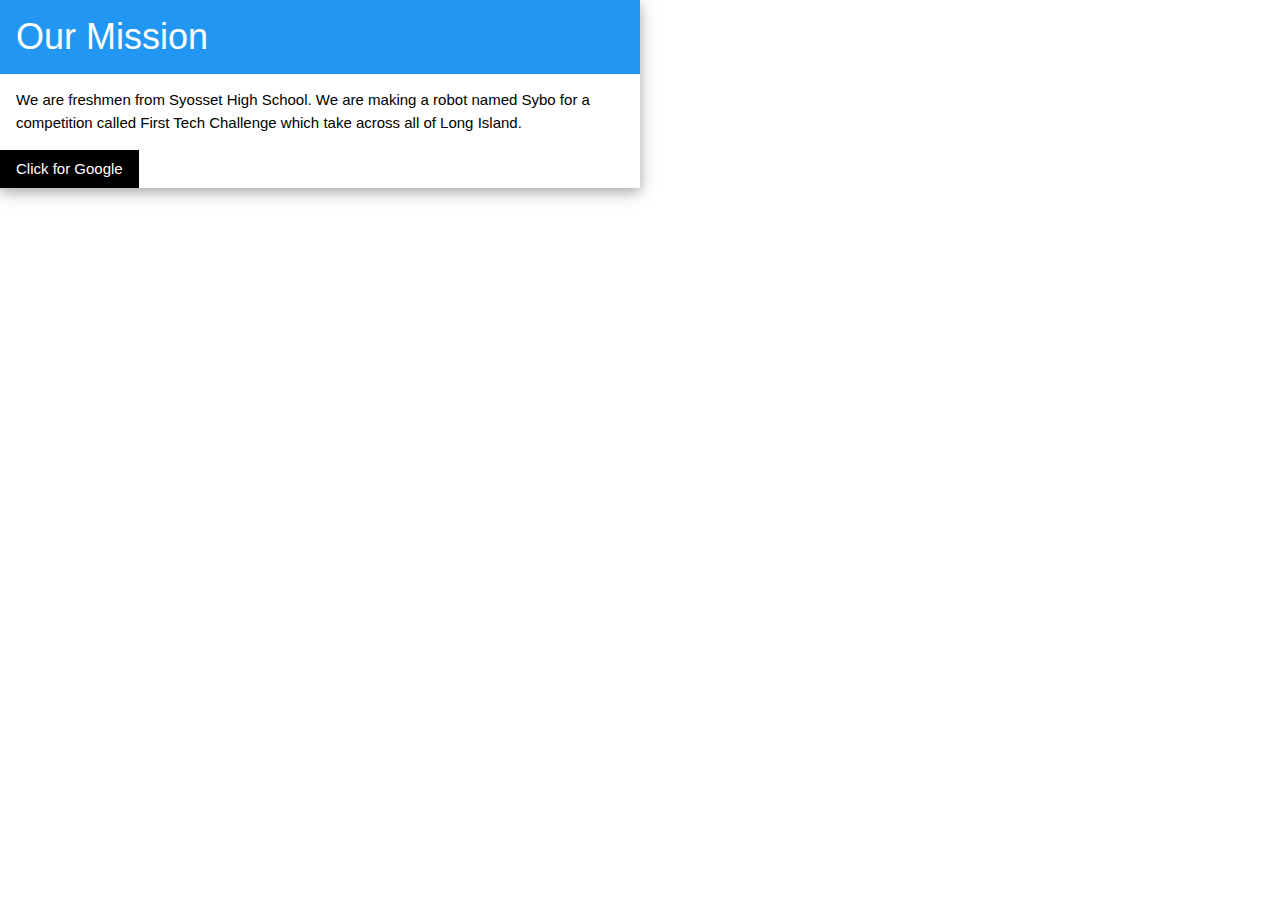
<file: World1/booot.html>
<!DOCTYPE html>
<html lang="en">
<head>
    <meta charset="UTF-8">
    <title>Title</title>
    <link rel="stylesheet" href="https://www.w3schools.com/w3css/4/w3.css">
</head>
<body>
<div class="w3-card-4" style="width:50%;">
    <header class="w3-container w3-blue">
        <h1>Our Mission</h1>
    </header>

    <div class="w3-container">
        <p>We are freshmen from Syosset High School. We are making a robot named Sybo for a competition called First Tech Challenge which take across all of Long Island. </p>
    </div>

    <a href="https://www.google.com" class="w3-btn w3-black">Click for Google</a>

</div>
</body>
</html>
</file>
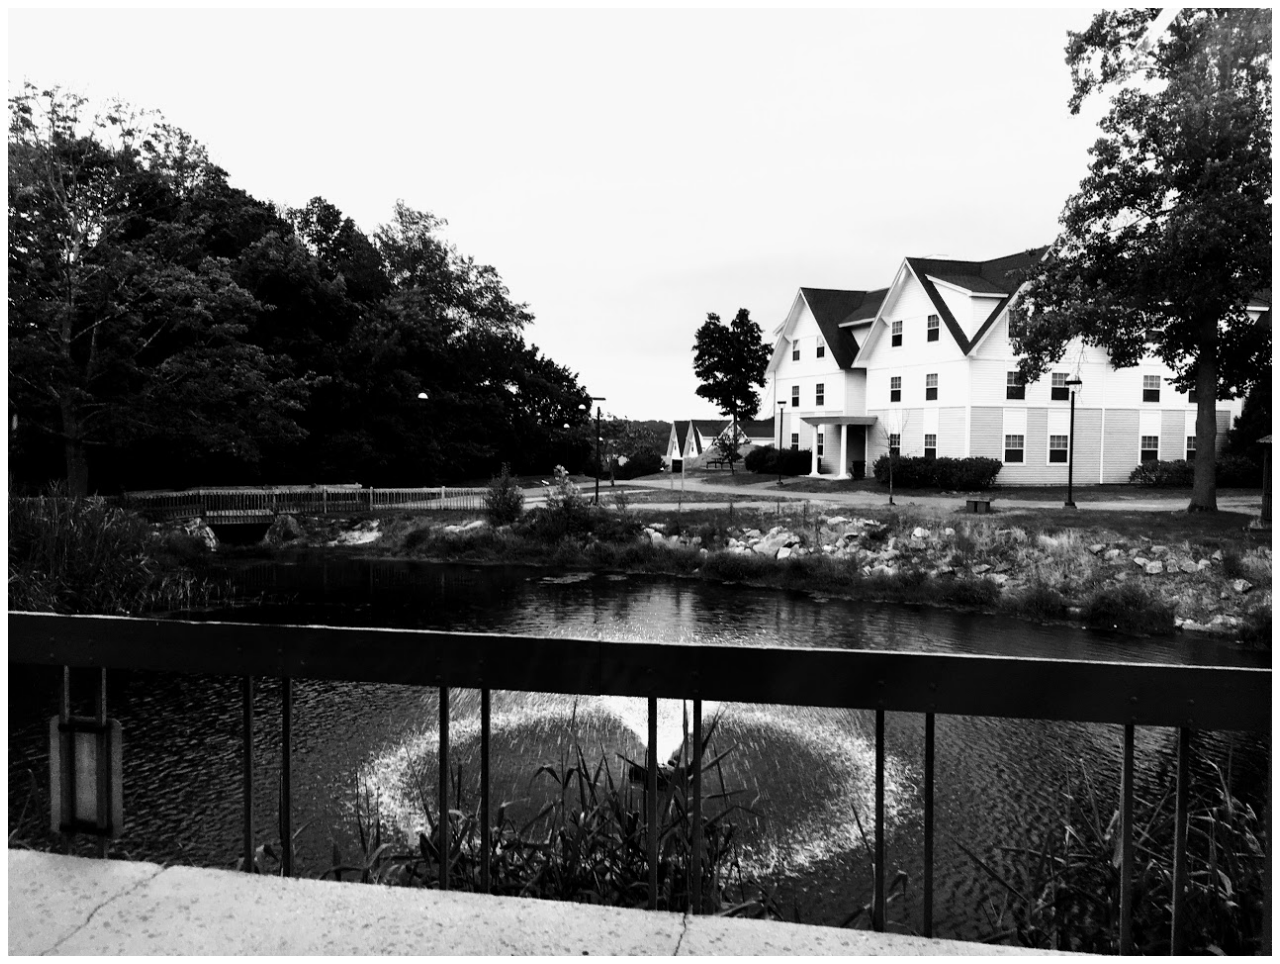
<file: World1/carousel 2.html>
<!DOCTYPE html>
<html lang="en">
<head>
    <meta charset="UTF-8">
    <title>Carousel 2.0</title>
    <style>
        @keyframes slider {

            0% {
                left: 0;
            }

            16.666666666% {
                left: 0;
            }

            20% {
                left: -100%;
            }

            36.66666666% {
                left: -100%;

            }

            40% {
                left: -200%;

            }

            56.666666666% {
                left: -200%;
            }

            60% {
                left: -300%;
            }

            76.666666666% {
                left: -300%;
            }

            80% {
                left: -400%;

            }
            96.6666666% {
                left: -400%;

            }
            100% {
                left: -500%;

            } }

        #slider {
            overflow: hidden;
            max-width: 2000px;
            max-height: 75%;

        }

        #slider figure img{
                    width: 20%;
            float: left;

        }

        #slider figure{
            position: relative;
            width: 500%;
            margin: 0;
            left: 0;
            text-align: left;
            font-size: 0;
            animation: 15s slider infinite;
        }
    </style>
</head>
<body>
<center>
    <div id="doc">
    <div id="content">
        <div id="slider">
  <figure>
    <img src="img/main1.jpg">
    <img src="img/main2.JPG">
    <img src="img/main3.JPG">
</figure>
</div>
    </div>
    </div>
</center>
</body>
</html>
</file>
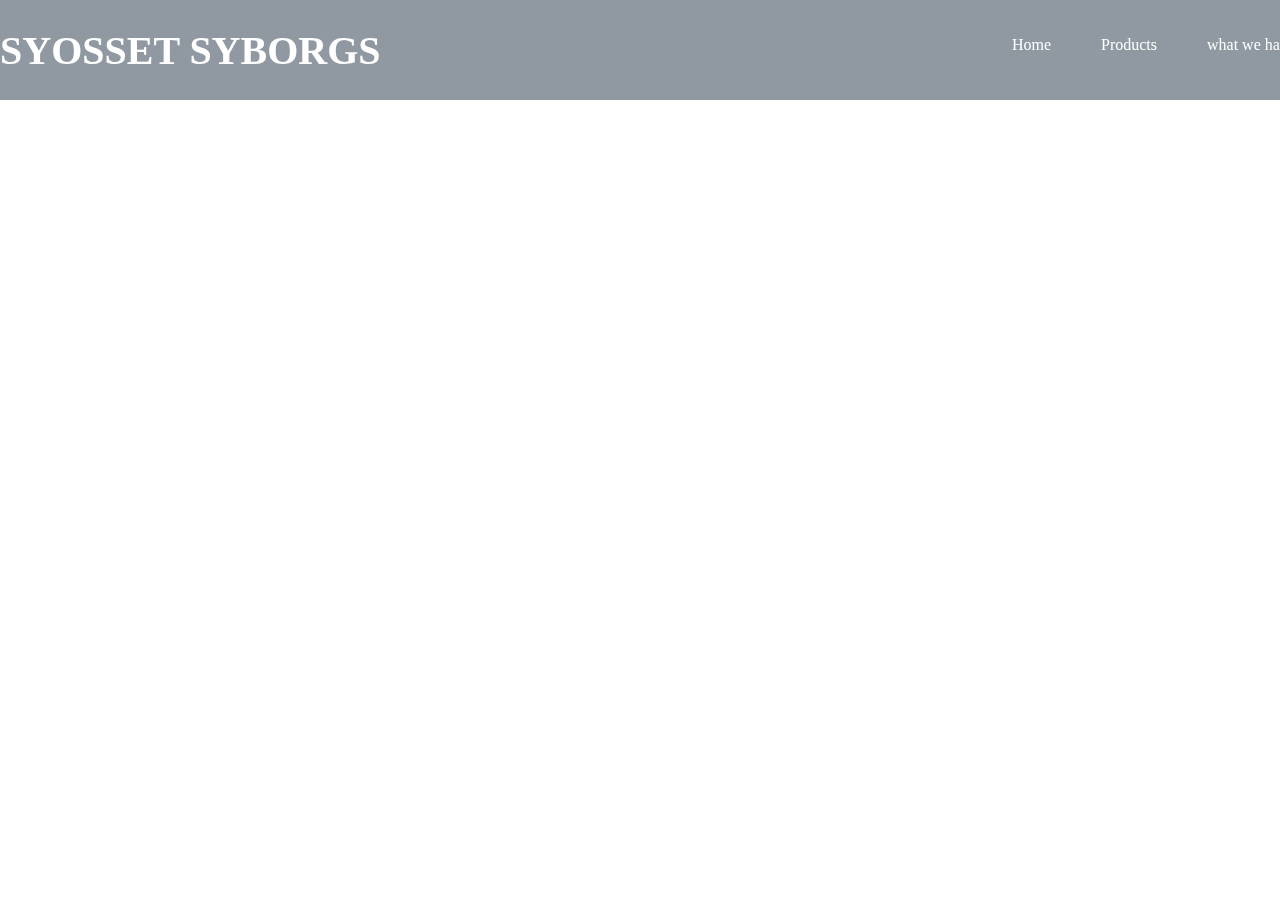
<file: World1/header.html>
<!DOCTYPE html>
<html lang="en">
<head>
    <meta charset="UTF-8">
    <title>header.net</title>
    <style>
#nah{
    width: 100%;
    margin: auto;
}
.container{
    width: 1500px;
    margin: 0 auto;
}
.header{
    width: 100%;
    height: 100px;
    background: #9099A2;
    position: fixed;
    top: 0;
    left: 0;
    z-index: 99999;
}

a{
  text-decoration: none;
    color: white;
}

li{
    list-style: none;
    float: left;
    margin-left: 50px;
    padding-top: 20px;
    font-family: Verdana;
}

.nav{
    float: right;
}

.header .logo {
    float: left;
    font-family: Verdana;
    text-transform: uppercase;
    font-size: 20px;
}

li a:hover{
    background-color: #111;
    height: 100%;
    width: 50px;
}

    </style>
</head>
<body id="nah">
<div class="header">
    <div class="container">
        <div class="logo">
            <h1><a href="#">syosset syborgs</a> </h1>
        </div>
        <div class="nav">
            <ul>
                <li><a href="http://localhost:63342/World1/index.html?_ijt=sskn0s2avbnahuk6gij80sr5bh">Home</a></li>
                <li><a href="http://localhost:63342/World1/products.html?_ijt=ejb8uiqamb5aj6c0q1rq03qem6">Products</a></li>
                <li><a href="">what we have done so far </a></li>
                <li><a href="">asdfasdfasdf</a></li>
            </ul>
        </div>
    </div>
</div>

<div class="container">
<div class="content">


</div>
</div>







</body>
</html>
</file>
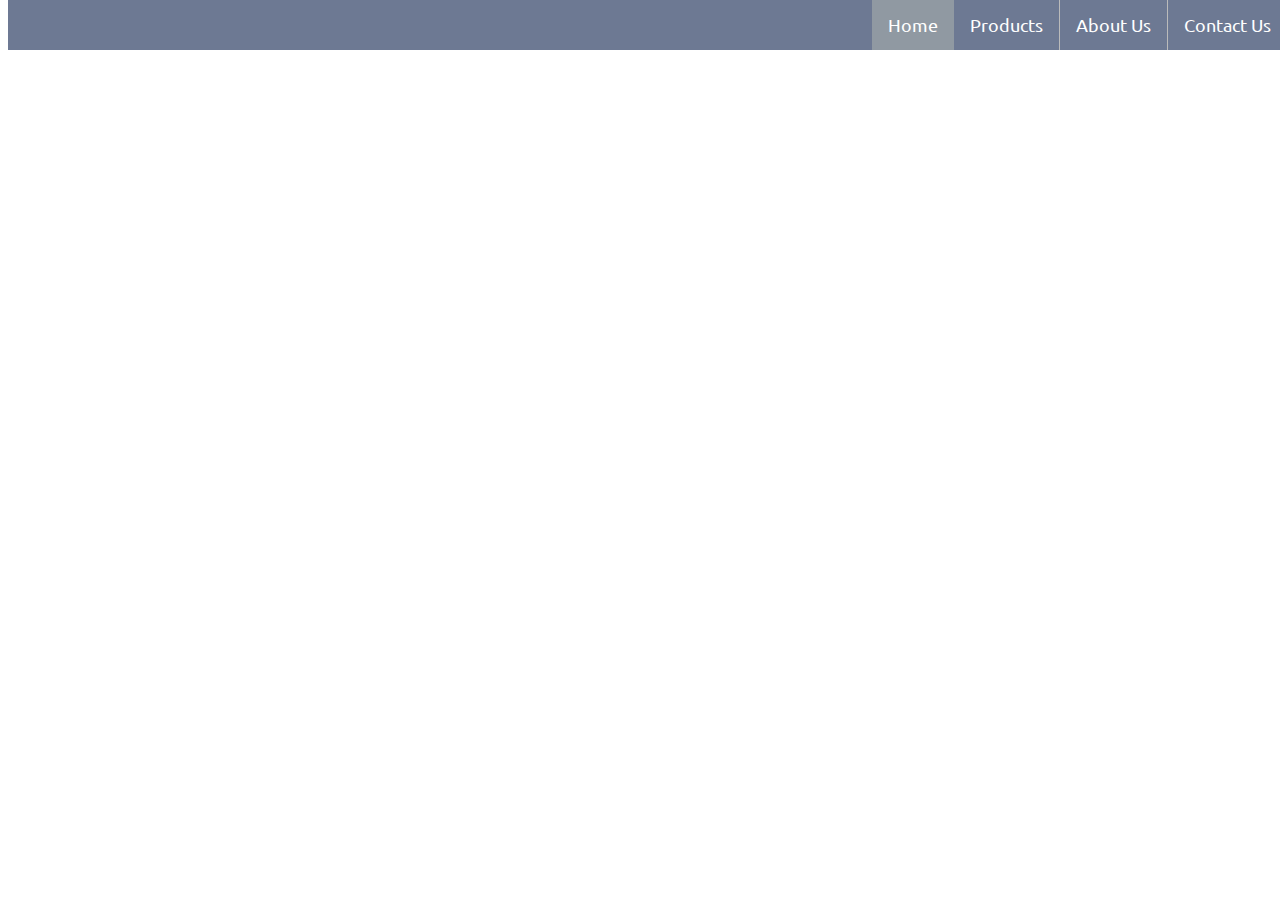
<file: World1/header2.0.html>
<!DOCTYPE html>
<html lang="en">
<head>
    <meta charset="UTF-8">
    <title>header2</title>
    <link rel="stylesheet" type="text/css" href="http://fonts.googleapis.com/css?family=Ubuntu">
    <style>
    ul{
        list-style-type: none;
        margin: 0;
        padding: 0;
        overflow: hidden;
        background-color: #6D7993;
        position: absolute;
        top: 0;
        max-width: 2000px;
        max-height: 100%;
        width: 100%;
        font-family: 'Ubuntu', Serif;
        font-size: large;
    }

        li{
            border-right: 1px solid #bbb;
            float: right;
        }

        li:last-child{
            border-right: none;
        }

       li a{
            display: block;
            color: white;
           text-align: center;
           padding: 14px 16px;
           text-decoration: none;
        }

        li a:hover{
            background-color: #111;
        }

        .active{
            background-color: #9099A2;
        }




    </style>

</head>
<body>
<ul>
    <li><a href="NEEDED.html">Contact Us</a></li>
    <li><a href="header2.0.html">About Us</a></li>
    <li><a href="products2.0.html">Products</a></li>
    <li><a href="index2.html" class="active">Home</a></li>
</ul>


</body>
</html>
</file>
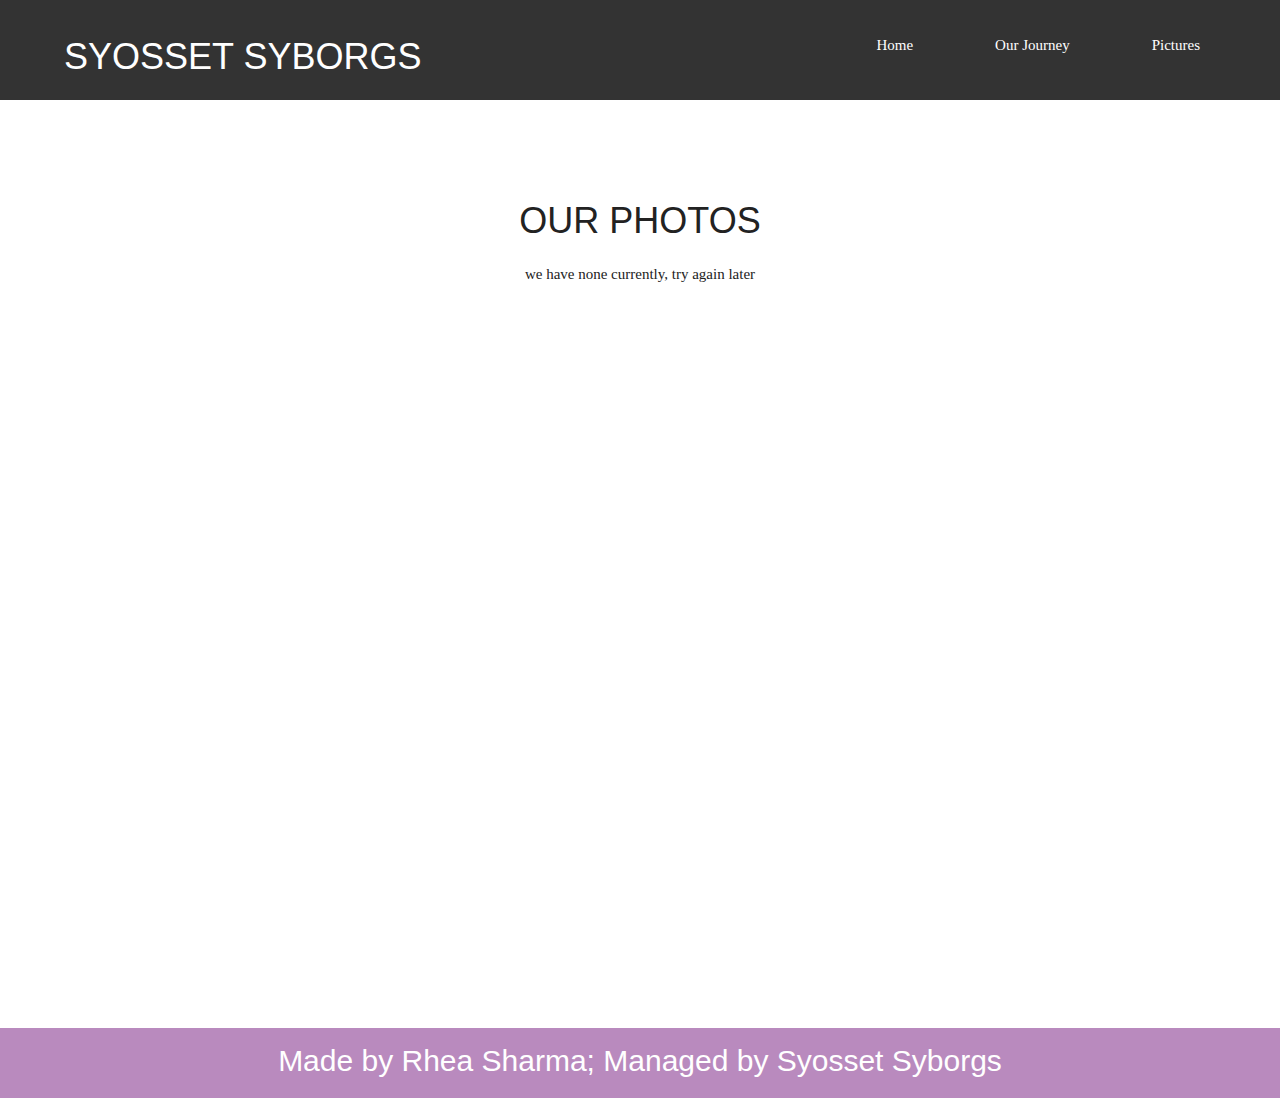
<file: World1/PICTURES.html>
<!DOCTYPE html>
<html lang="en">
<head>
    <meta charset="UTF-8">
    <title>pictures</title>
    <link rel="stylesheet" href="css/main.css">
    <link rel="stylesheet" href="https://www.w3schools.com/w3css/4/w3.css">
    <script src="js/w3.js"></script>
    <script src="js/vendor/modernizr-2.8.3.min.js"></script>
    <script src="js/vendor/jquery-1.12.0.min.js"></script>
    <script src="js/bootstrap.js"></script>
    <style>
        .header{
            width: 100%;
            height: 100px;
            background: #333;
            position: fixed;
            top: 0;
            left: 0;
            z-index: 99999;
        }

        .container{
            width: 90%;
            margin: 0 auto;
        }
        #center{
            text-align: center;
        }
        a{
            text-decoration: none;
            color: white;
        }

        .nav{
            float: right;
        }

        li{
            float: left;
            margin-left: 50px;
            padding-top: 20px;
            font-family: Verdana;
        }

        .header .logo {
            float: left;
            padding-top: 20px;
            font-family: Verdana;
            text-transform: uppercase;
            font-size: 20px;
            color: white;
        }

        ul{
            list-style-type: none;
            margin: 0;
            padding: 0;
            overflow: hidden;
            background-color: inherit;
        }

        li a, .dropbtn{
            display: inline-block;
            color: black;
            padding: 14px 16px;
            text-decoration: none;
        }

        li a:hover, .dropdown:hover .dropbtn{
            background-color: darkred;
        }

        li .dropdown {
            display: inline-block;
        }

        .dropdown-content{
            display: none;
            position: absolute;
            background-color: #f9f9f9;
            min-width: 160px;
            box-shadow: 0px 8px 16px 0px rgba(0,0,0,0.2);
            z-index: 1;
        }

        .dropdown-content a:hover{
            background-color: #f1f1f1;
        }


        .dropdown-content a {
            color: black;
            padding: 12px 16px;
            text-decoration: none;
            display: block;
        }

        .dropdown:hover .dropdown-content{
            display: block;
        }

        .color-changer{
            color: white;
        }

        #coloor-changer{
            color: #ffffff;
        }

        #wrapper{
            min-height: 100%;
            position: relative;
        }

        #footer{
            height:70px;
            width:100%;
            color:white;
            background-color: #b98abe;
            text-align: center;
            position: absolute;
            bottom: 0;
        }


        html, body{
            padding: 0;
            margin: 0;
            height: 100px;
            font-family: Verdana;
        }

    </style>
</head>
<body>
<div class="header">
    <div class="container">
        <div class="logo">
            <h1><a href="#">Syosset Syborgs</a> </h1>
        </div>
        <div class="nav">
            <ul>
                <li><a href="http://localhost:63342/World1/index.html?_ijt=sskn0s2avbnahuk6gij80sr5bh" class="color-changer">Home</a></li>
                <li><a href="http://localhost:63342/World1/products.html?_ijt=ejb8uiqamb5aj6c0q1rq03qem6" class="color-changer">Our Journey</a></li>
                <li class="dropdown"><a href="javascript:void(0)" class="dropbtn" id="coloor-changer">Pictures</a>
                    <div class="dropdown-content">
                        <a href="http://localhost:63342/World1/PICTURES.html?_ijt=5ercrsmpe4r1e2v19a9t0j1tc8">Of Our Robot</a>
                        <a href="http://localhost:63342/World1/PICTURES.html?_ijt=5ercrsmpe4r1e2v19a9t0j1tc8">Failures</a>
                        <a href="http://localhost:63342/World1/PICTURES.html?_ijt=5ercrsmpe4r1e2v19a9t0j1tc8">Our Sponsors</a>
                    </div>
                </li>
            </ul>
        </div>
    </div>
</div>

<div class="container">
    <div class="content">
    </div>
</div>
<center><h1>our photos</h1></center>
<p>no pictures currently. try again soon.</p>
<br><br><br>

<center><h1>OUR PHOTOS</h1></center>
<center><p>we have none currently, try again later</p></center>

<br><br><br><br><br><br><br><br><br><br><br><br><br><br><br><br><br><br><br><br><br><br><br><br><br><br><br><br><br><br><br>
<div id="wrapper">
    <div id="footer">
        <h2>Made by Rhea Sharma; Managed by Syosset Syborgs</h2>
    </div>
</div>

</body>
</html>
</file>
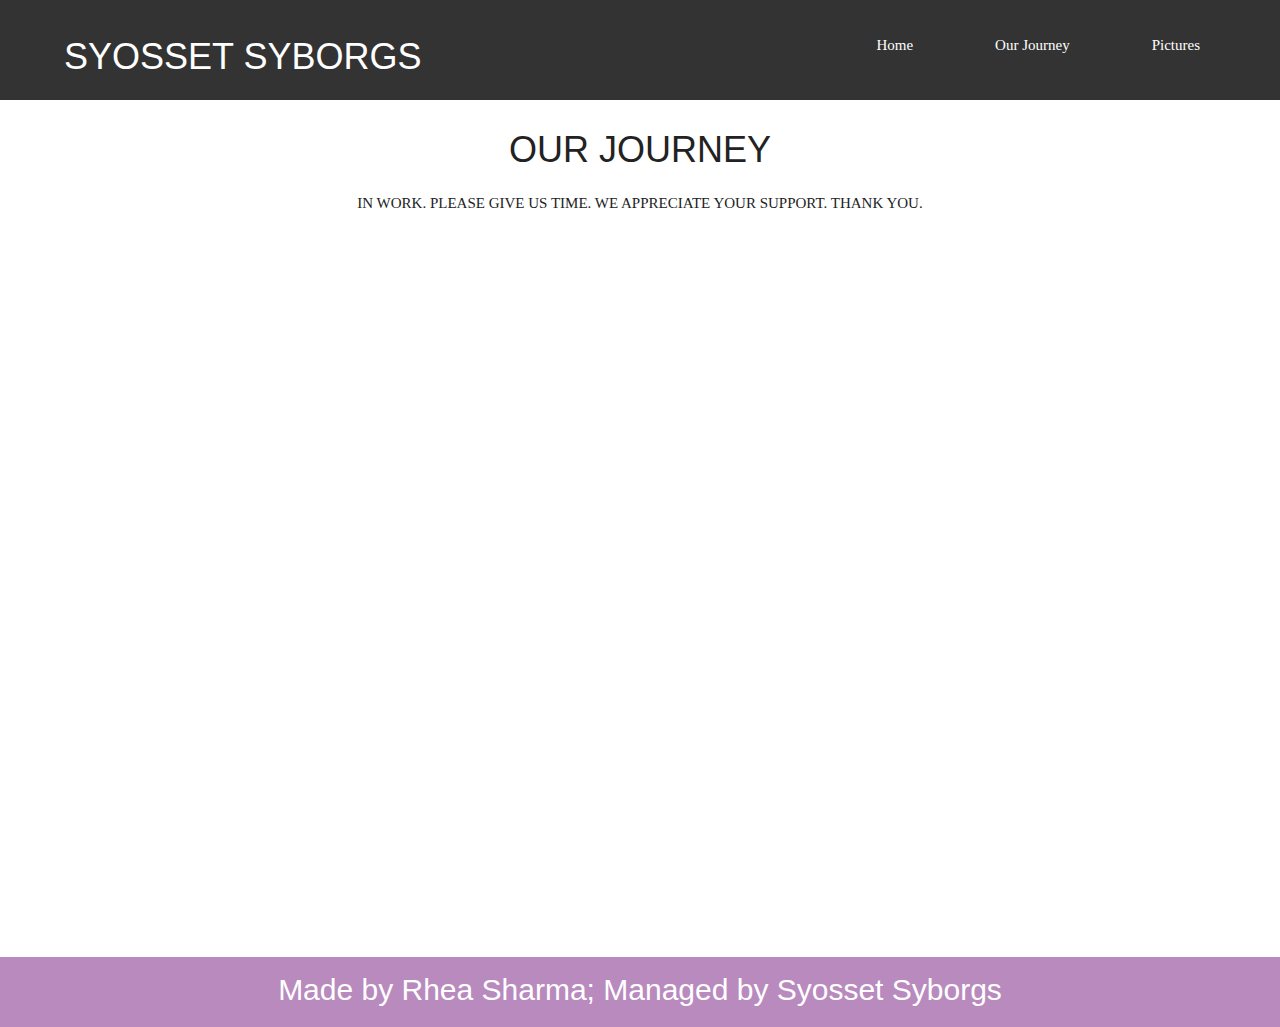
<file: World1/products.html>
<!DOCTYPE html>
<html lang="en">
<head>
    <meta charset="UTF-8">
    <title>jaklfd;sa</title>
    <link rel="stylesheet" href="css/main.css">
    <link rel="stylesheet" href="https://www.w3schools.com/w3css/4/w3.css">
    <script src="js/w3.js"></script>
    <script src="js/vendor/modernizr-2.8.3.min.js"></script>
    <script src="js/vendor/jquery-1.12.0.min.js"></script>
    <script src="js/bootstrap.js"></script>
    <style>
        .header{
            width: 100%;
            height: 100px;
            background: #333;
            position: fixed;
            top: 0;
            left: 0;
            z-index: 99999;
        }

        .container{
            width: 90%;
            margin: 0 auto;
        }
        #center{
            text-align: center;
        }
        a{
            text-decoration: none;
            color: white;
        }

        .nav{
            float: right;
        }

        li{
            float: left;
            margin-left: 50px;
            padding-top: 20px;
            font-family: Verdana;
        }

        .header .logo {
            float: left;
            padding-top: 20px;
            font-family: Verdana;
            text-transform: uppercase;
            font-size: 20px;
            color: white;
        }

        ul{
            list-style-type: none;
            margin: 0;
            padding: 0;
            overflow: hidden;
            background-color: inherit;
        }

        li a, .dropbtn{
            display: inline-block;
            color: black;
            padding: 14px 16px;
            text-decoration: none;
        }

        li a:hover, .dropdown:hover .dropbtn{
            background-color: darkred;
        }

        li .dropdown {
            display: inline-block;
        }

        .dropdown-content{
            display: none;
            position: absolute;
            background-color: #f9f9f9;
            min-width: 160px;
            box-shadow: 0px 8px 16px 0px rgba(0,0,0,0.2);
            z-index: 1;
        }

        .dropdown-content a:hover{
            background-color: #f1f1f1;
        }


        .dropdown-content a {
            color: black;
            padding: 12px 16px;
            text-decoration: none;
            display: block;
        }

        .dropdown:hover .dropdown-content{
            display: block;
        }

        .color-changer{
            color: white;
        }

        #coloor-changer{
            color: #ffffff;
        }

        #wrapper{
            min-height: 100%;
            position: relative;
        }

        #footer{
            height:70px;
            width:100%;
            color:white;
            background-color: #b98abe;
            text-align: center;
            position: absolute;
            bottom: 0;
        }


        html, body{
            padding: 0;
            margin: 0;
            height: 100px;
            font-family: Verdana;
        }

    </style>
</head>
<body>
<div class="header">
    <div class="container">
        <div class="logo">
            <h1><a href="#">Syosset Syborgs</a> </h1>
        </div>
        <div class="nav">
            <ul>
                <li><a href="http://localhost:63342/World1/index.html?_ijt=sskn0s2avbnahuk6gij80sr5bh" class="color-changer">Home</a></li>
                <li><a href="http://localhost:63342/World1/products.html?_ijt=ejb8uiqamb5aj6c0q1rq03qem6" class="color-changer">Our Journey</a></li>
                <li class="dropdown"><a href="javascript:void(0)" class="dropbtn" id="coloor-changer">Pictures</a>
                    <div class="dropdown-content">
                        <a href="http://localhost:63342/World1/PICTURES.html?_ijt=5ercrsmpe4r1e2v19a9t0j1tc8">Of Our Robot</a>
                        <a href="http://localhost:63342/World1/PICTURES.html?_ijt=5ercrsmpe4r1e2v19a9t0j1tc8">Failures</a>
                        <a href="http://localhost:63342/World1/PICTURES.html?_ijt=5ercrsmpe4r1e2v19a9t0j1tc8">Our Sponsors</a>
                    </div>
                </li>
            </ul>
        </div>
    </div>
</div>

<div class="container">
    <div class="content">
    </div>
</div>
<br><br><br><br><br>
<center><h1>OUR JOURNEY</h1></center>

<p id="center"> IN WORK. PLEASE GIVE US TIME. WE APPRECIATE YOUR SUPPORT. THANK YOU.</p>

<br><br><br><br><br><br><br><br><br><br><br><br><br><br><br><br><br><br><br><br><br><br><br><br><br><br><br><br><br><br><br>


<div id="wrapper">
    <div id="footer">
        <h2>Made by Rhea Sharma; Managed by Syosset Syborgs</h2>
    </div>
</div>

</body>
</html>
</file>
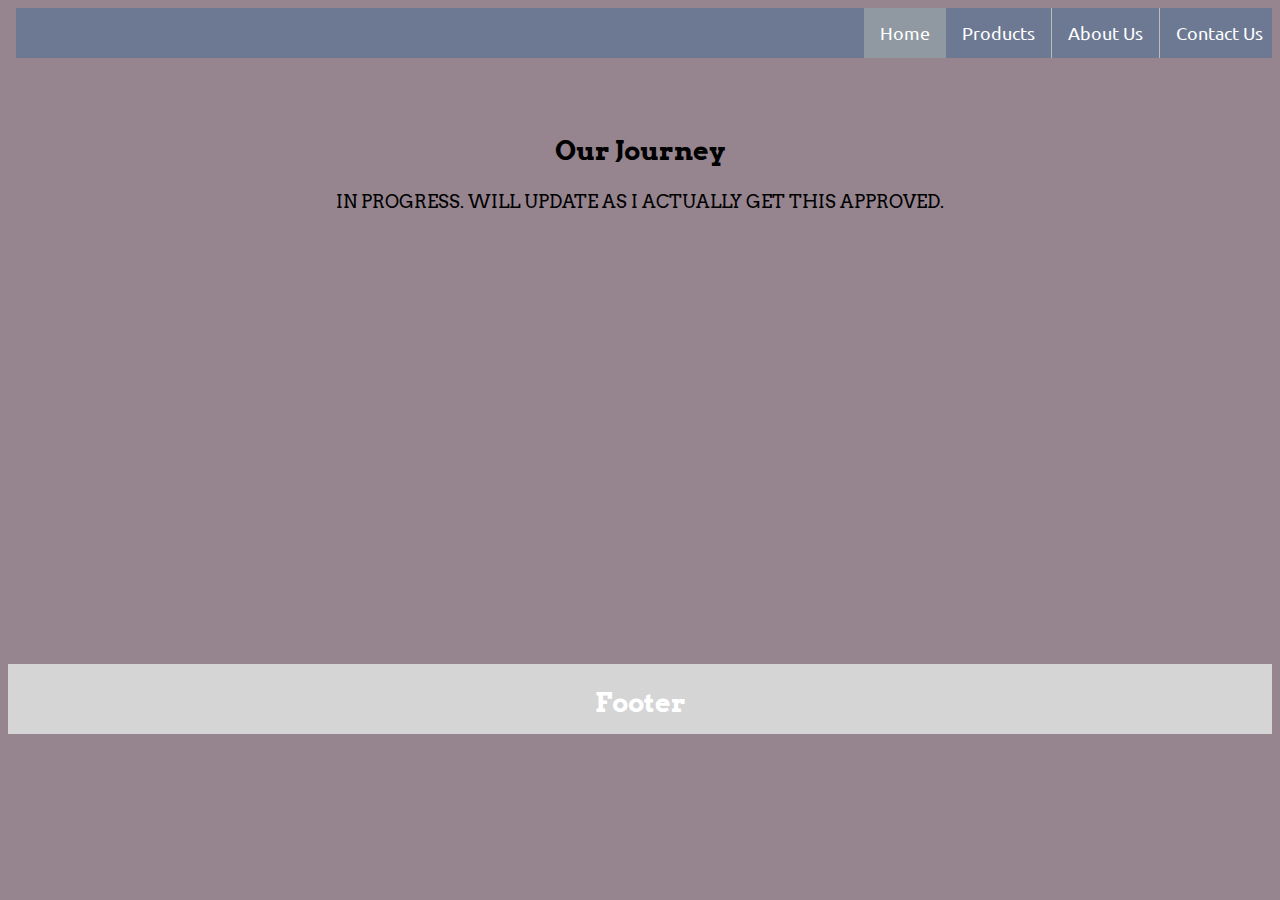
<file: World1/products2.0.html>
<!DOCTYPE html>
<html lang="en">
<head>
    <meta charset="UTF-8">
    <title>asdfasdfadfasasdfasdfasdfasdfasdfasdfasdfasdfasdfasdfasdfasdfasdfasdfasiow4;</title>
    <link rel="stylesheet" type="text/css" href="http://fonts.googleapis.com/css?family=Arvo">
    <style>
        #wrapper{
            min-height: 100%;
            position: relative;
        }

        body{
            text-align: center;
            font-family: 'Arvo', Serif;
            font-size: large;
            background-color: #96858F;
        }

        .insert{
            width: 100%;
            height: 100px;
        }

        #footer{
            height:70px;
            width:100%;
            color:white;
            background-color: #D5D5D5;
            text-align: center;
            position: absolute;
            bottom: 0;
        }
    </style>
</head>
<body>
<iframe src="header2.0.html" scrolling="no" frameborder="none" class="insert"></iframe>
<h2>Our Journey</h2>
<p>IN PROGRESS. WILL UPDATE AS I ACTUALLY GET THIS APPROVED. </p>
<br><br><br><br><br><br><br><br><br><br><br><br>
<br><br><br><br><br><br><br><br><br><br><br><br>
<div id="wrapper">
<div id="footer">
    <h2>Footer</h2>
</div>
</div>
</body>
</html>
</file>
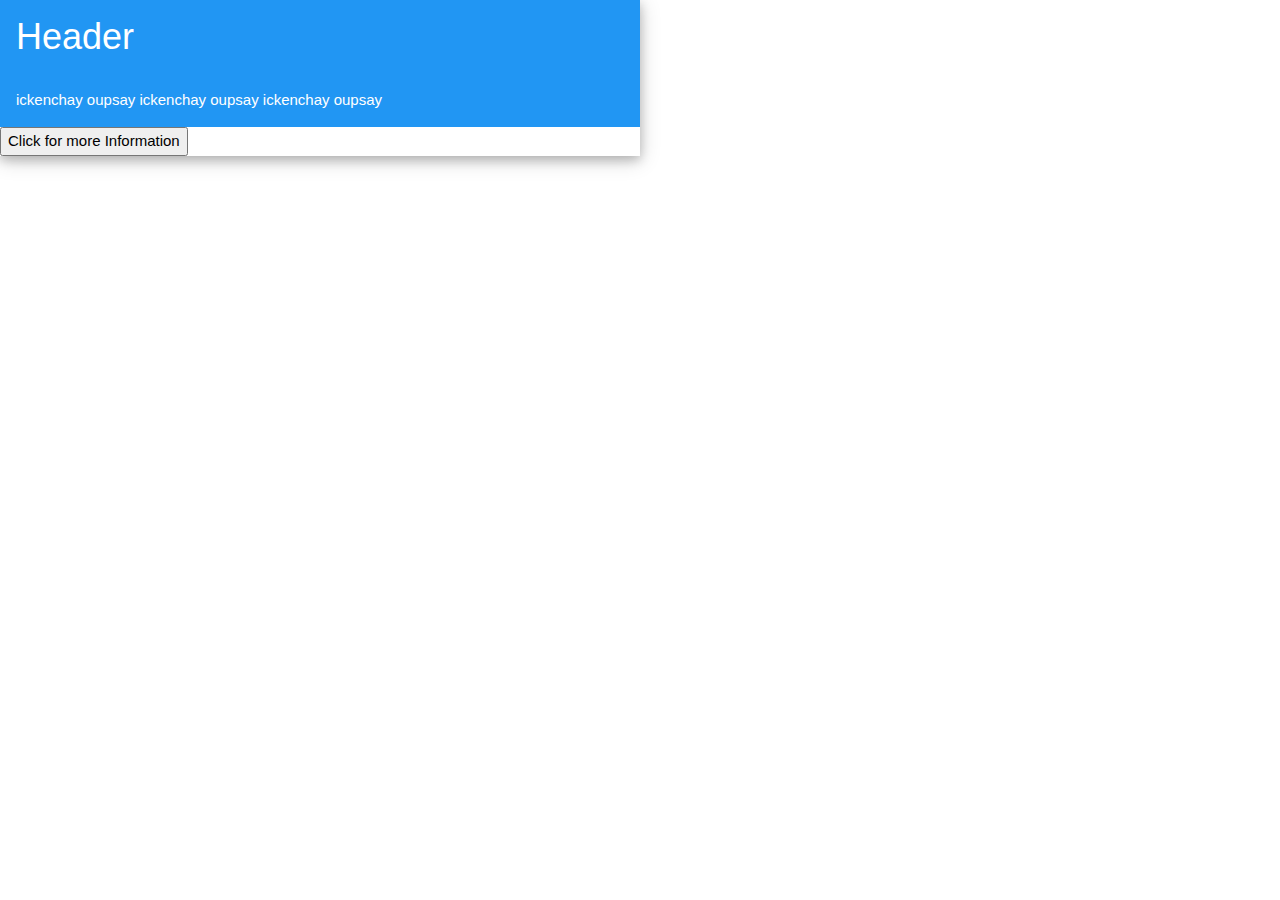
<file: World1/trytilescard.html>
<!DOCTYPE html>
<html lang="en">
<head>
    <meta charset="UTF-8">
    <title>Title</title>
    <link rel="stylesheet" href="https://www.w3schools.com/w3css/4/w3.css">
</head>
<body>
<div class="w3-card-4" style="width: 50%">
    <header class="w3-container w3-blue">
        <h1>Header</h1>
    </header>

    <div class="w3-container w3-blue">
        <p>ickenchay oupsay ickenchay oupsay ickenchay oupsay </p>
    </div>

    <footer>
        <form>
            <input type="button" value="Click for more Information" onclick="window.location.href='https://www.google.com/search?rlz=1C1RLNS_enUS757US757&q=pig+latin&oq=pig+la&gs_l=psy-ab.3.0.35i39k1j0i131k1j0i67k1l2.318.1071.0.3243.3.3.0.0.0.0.158.346.1j2.3.0....0...1.1.64.psy-ab..0.3.343.Iq9YCmLi_Jo'"/>
          </form>
    </footer>
</div>
</body>
</html>
</file>
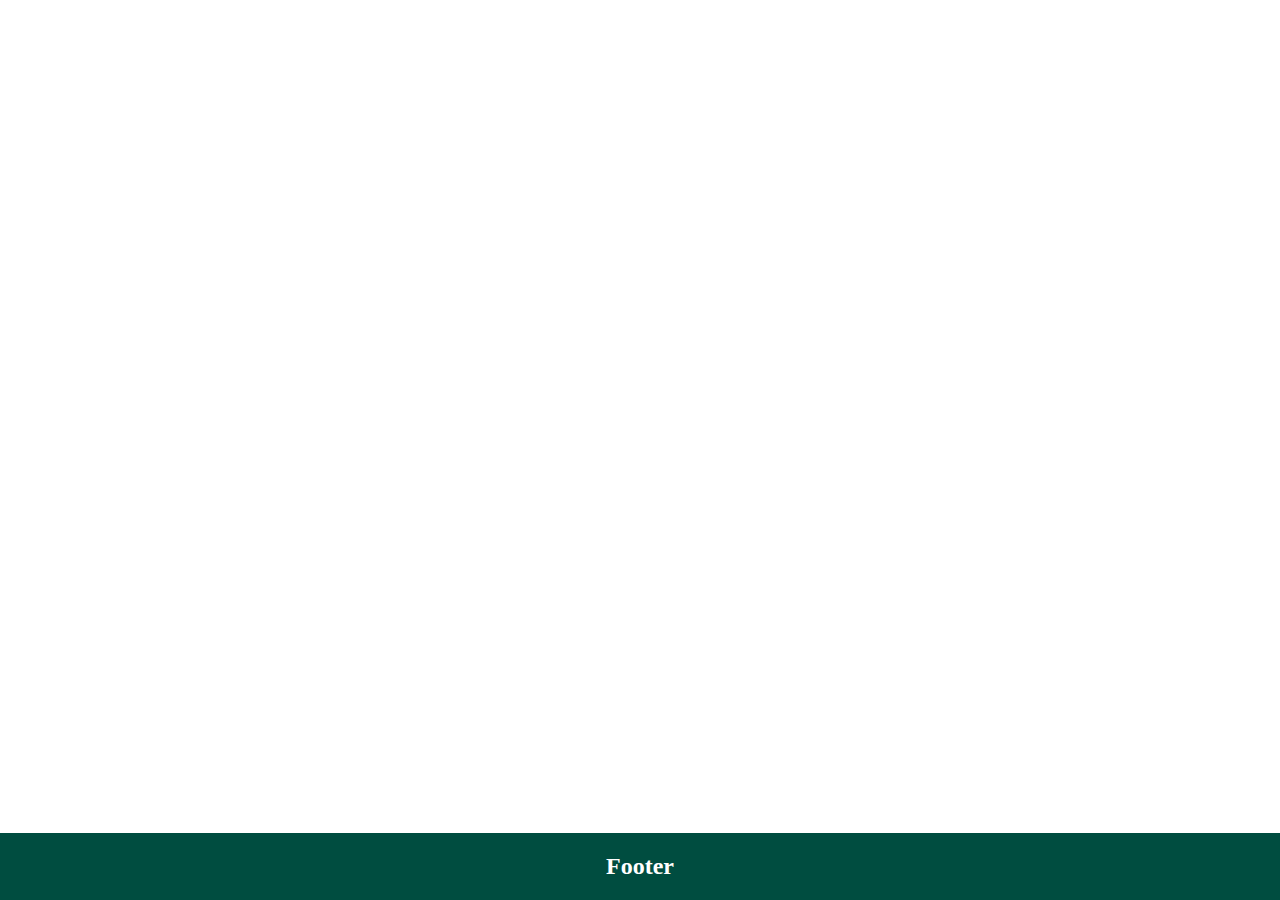
<file: World1/js/footer.html>
<!DOCTYPE html>
<html lang="en">
<head>
    <meta charset="UTF-8">
    <title>none</title>
    <style>

        html, body{
        padding: 0;
        margin: 0;
        height: 100%;
}

        #wrapper{
        min-height: 100%;
        position: relative;
}

        #footer{

            width:100%;
            color:white;
            background-color: #004d40;
            text-align: center;
            position: absolute;
            bottom: 0;
        }


    </style>
</head>
<body>
    <div id="wrapper">




     <div id="footer">
        <h2>Footer</h2>


     </div>

    </div>
</body>
</html>
</file>
<file: World1/css/main.css>
/*! HTML5 Boilerplate v5.3.0 | MIT License | https://html5boilerplate.com/ */

/*
 * What follows is the result of much research on cross-browser styling.
 * Credit left inline and big thanks to Nicolas Gallagher, Jonathan Neal,
 * Kroc Camen, and the H5BP dev community and team.
 */

/* ==========================================================================
   Base styles: opinionated defaults
   ========================================================================== */

html {
    color: #222;
    font-size: 1em;
    line-height: 1.4;
}

/*
 * Remove text-shadow in selection highlight:
 * https://twitter.com/miketaylr/status/12228805301
 *
 * These selection rule sets have to be separate.
 * Customize the background color to match your design.
 */

::-moz-selection {
    background: #b3d4fc;
    text-shadow: none;
}

::selection {
    background: #b3d4fc;
    text-shadow: none;
}

/*
 * A better looking default horizontal rule
 */

hr {
    display: block;
    height: 1px;
    border: 0;
    border-top: 1px solid #ccc;
    margin: 1em 0;
    padding: 0;
}

/*
 * Remove the gap between audio, canvas, iframes,
 * images, videos and the bottom of their containers:
 * https://github.com/h5bp/html5-boilerplate/issues/440
 */

audio,
canvas,
iframe,
img,
svg,
video {
    vertical-align: middle;
}

/*
 * Remove default fieldset styles.
 */

fieldset {
    border: 0;
    margin: 0;
    padding: 0;
}

/*
 * Allow only vertical resizing of textareas.
 */

textarea {
    resize: vertical;
}

/* ==========================================================================
   Browser Upgrade Prompt
   ========================================================================== */

.browserupgrade {
    margin: 0.2em 0;
    background: #ccc;
    color: #000;
    padding: 0.2em 0;
}

/* ==========================================================================
   Author's custom styles
   ========================================================================== */

















/* ==========================================================================
   Helper classes
   ========================================================================== */

/*
 * Hide visually and from screen readers
 */

.hidden {
    display: none !important;
}

/*
 * Hide only visually, but have it available for screen readers:
 * http://snook.ca/archives/html_and_css/hiding-content-for-accessibility
 */

.visuallyhidden {
    border: 0;
    clip: rect(0 0 0 0);
    height: 1px;
    margin: -1px;
    overflow: hidden;
    padding: 0;
    position: absolute;
    width: 1px;
}

/*
 * Extends the .visuallyhidden class to allow the element
 * to be focusable when navigated to via the keyboard:
 * https://www.drupal.org/node/897638
 */

.visuallyhidden.focusable:active,
.visuallyhidden.focusable:focus {
    clip: auto;
    height: auto;
    margin: 0;
    overflow: visible;
    position: static;
    width: auto;
}

/*
 * Hide visually and from screen readers, but maintain layout
 */

.invisible {
    visibility: hidden;
}

/*
 * Clearfix: contain floats
 *
 * For modern browsers
 * 1. The space content is one way to avoid an Opera bug when the
 *    `contenteditable` attribute is included anywhere else in the document.
 *    Otherwise it causes space to appear at the top and bottom of elements
 *    that receive the `clearfix` class.
 * 2. The use of `table` rather than `block` is only necessary if using
 *    `:before` to contain the top-margins of child elements.
 */

.clearfix:before,
.clearfix:after {
    content: " "; /* 1 */
    display: table; /* 2 */
}

.clearfix:after {
    clear: both;
}

/* ==========================================================================
   EXAMPLE Media Queries for Responsive Design.
   These examples override the primary ('mobile first') styles.
   Modify as content requires.
   ========================================================================== */

@media only screen and (min-width: 35em) {
    /* Style adjustments for viewports that meet the condition */
}

@media print,
       (-webkit-min-device-pixel-ratio: 1.25),
       (min-resolution: 1.25dppx),
       (min-resolution: 120dpi) {
    /* Style adjustments for high resolution devices */
}

/* ==========================================================================
   Print styles.
   Inlined to avoid the additional HTTP request:
   http://www.phpied.com/delay-loading-your-print-css/
   ========================================================================== */

@media print {
    *,
    *:before,
    *:after,
    *:first-letter,
    *:first-line {
        background: transparent !important;
        color: #000 !important; /* Black prints faster:
                                   http://www.sanbeiji.com/archives/953 */
        box-shadow: none !important;
        text-shadow: none !important;
    }

    a,
    a:visited {
        text-decoration: underline;
    }

    a[href]:after {
        content: " (" attr(href) ")";
    }

    abbr[title]:after {
        content: " (" attr(title) ")";
    }

    /*
     * Don't show links that are fragment identifiers,
     * or use the `javascript:` pseudo protocol
     */

    a[href^="#"]:after,
    a[href^="javascript:"]:after {
        content: "";
    }

    pre,
    blockquote {
        border: 1px solid #999;
        page-break-inside: avoid;
    }

    /*
     * Printing Tables:
     * http://css-discuss.incutio.com/wiki/Printing_Tables
     */

    thead {
        display: table-header-group;
    }

    tr,
    img {
        page-break-inside: avoid;
    }

    img {
        max-width: 100% !important;
    }

    p,
    h2,
    h3 {
        orphans: 3;
        widows: 3;
    }

    h2,
    h3 {
        page-break-after: avoid;
    }
}
</file>
